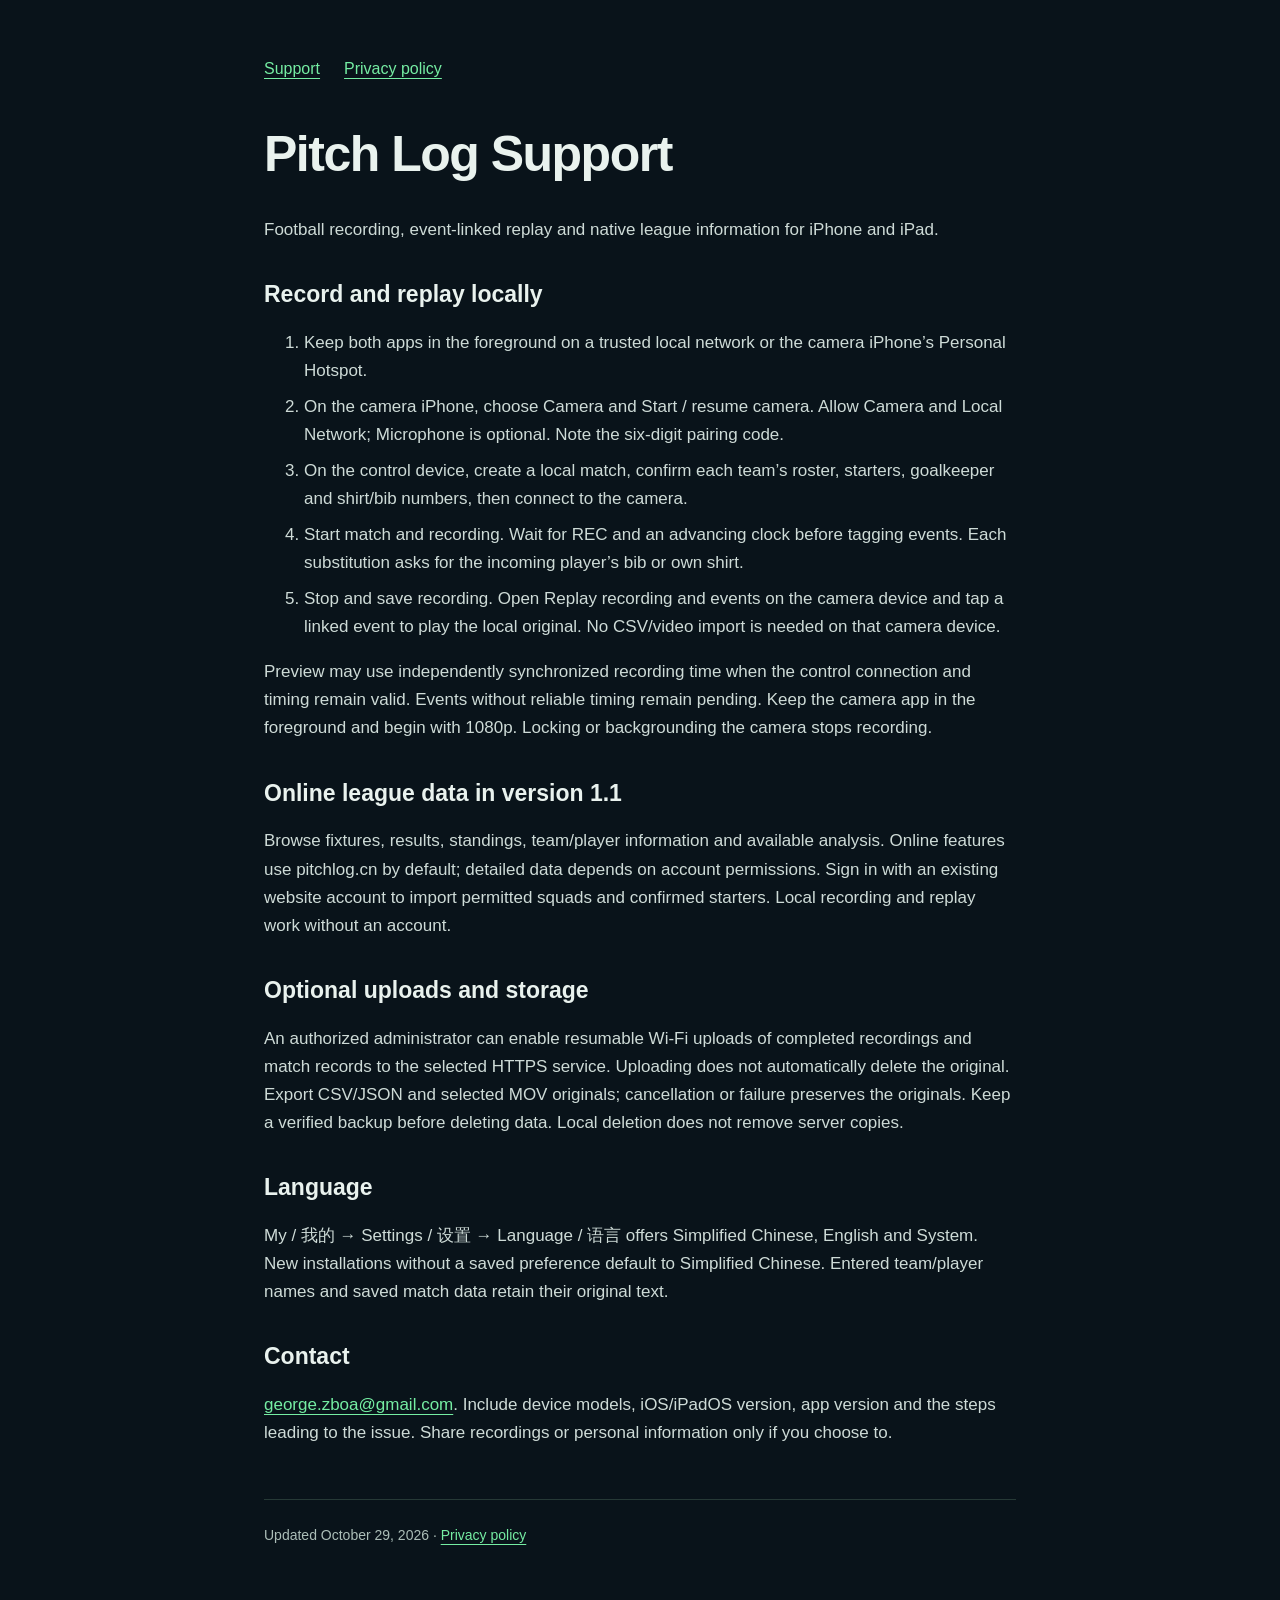
<file: index.html>
<!doctype html><html lang="en"><head><meta charset="utf-8"><meta name="viewport" content="width=device-width,initial-scale=1"><title>Pitch Log — Support</title><link rel="stylesheet" href="style.css"></head><body><main><nav><a href="index.html" aria-current="page">Support</a><a href="privacy.html">Privacy policy</a></nav><h1>Pitch Log Support</h1><p>Football recording, event-linked replay and native league information for iPhone and iPad.</p><h2>Record and replay locally</h2><ol><li>Keep both apps in the foreground on a trusted local network or the camera iPhone’s Personal Hotspot.</li><li>On the camera iPhone, choose Camera and Start / resume camera. Allow Camera and Local Network; Microphone is optional. Note the six-digit pairing code.</li><li>On the control device, create a local match, confirm each team’s roster, starters, goalkeeper and shirt/bib numbers, then connect to the camera.</li><li>Start match and recording. Wait for REC and an advancing clock before tagging events. Each substitution asks for the incoming player’s bib or own shirt.</li><li>Stop and save recording. Open Replay recording and events on the camera device and tap a linked event to play the local original. No CSV/video import is needed on that camera device.</li></ol><p>Preview may use independently synchronized recording time when the control connection and timing remain valid. Events without reliable timing remain pending. Keep the camera app in the foreground and begin with 1080p. Locking or backgrounding the camera stops recording.</p><h2>Online league data in version 1.1</h2><p>Browse fixtures, results, standings, team/player information and available analysis. Online features use pitchlog.cn by default; detailed data depends on account permissions. Sign in with an existing website account to import permitted squads and confirmed starters. Local recording and replay work without an account.</p><h2>Optional uploads and storage</h2><p>An authorized administrator can enable resumable Wi-Fi uploads of completed recordings and match records to the selected HTTPS service. Uploading does not automatically delete the original. Export CSV/JSON and selected MOV originals; cancellation or failure preserves the originals. Keep a verified backup before deleting data. Local deletion does not remove server copies.</p><h2>Language</h2><p>My / 我的 → Settings / 设置 → Language / 语言 offers Simplified Chinese, English and System. New installations without a saved preference default to Simplified Chinese. Entered team/player names and saved match data retain their original text.</p><h2>Contact</h2><p><a href="mailto:george.zboa@gmail.com">george.zboa@gmail.com</a>. Include device models, iOS/iPadOS version, app version and the steps leading to the issue. Share recordings or personal information only if you choose to.</p><footer>Updated October 29, 2026 · <a href="privacy.html">Privacy policy</a></footer></main></body></html>
</file>
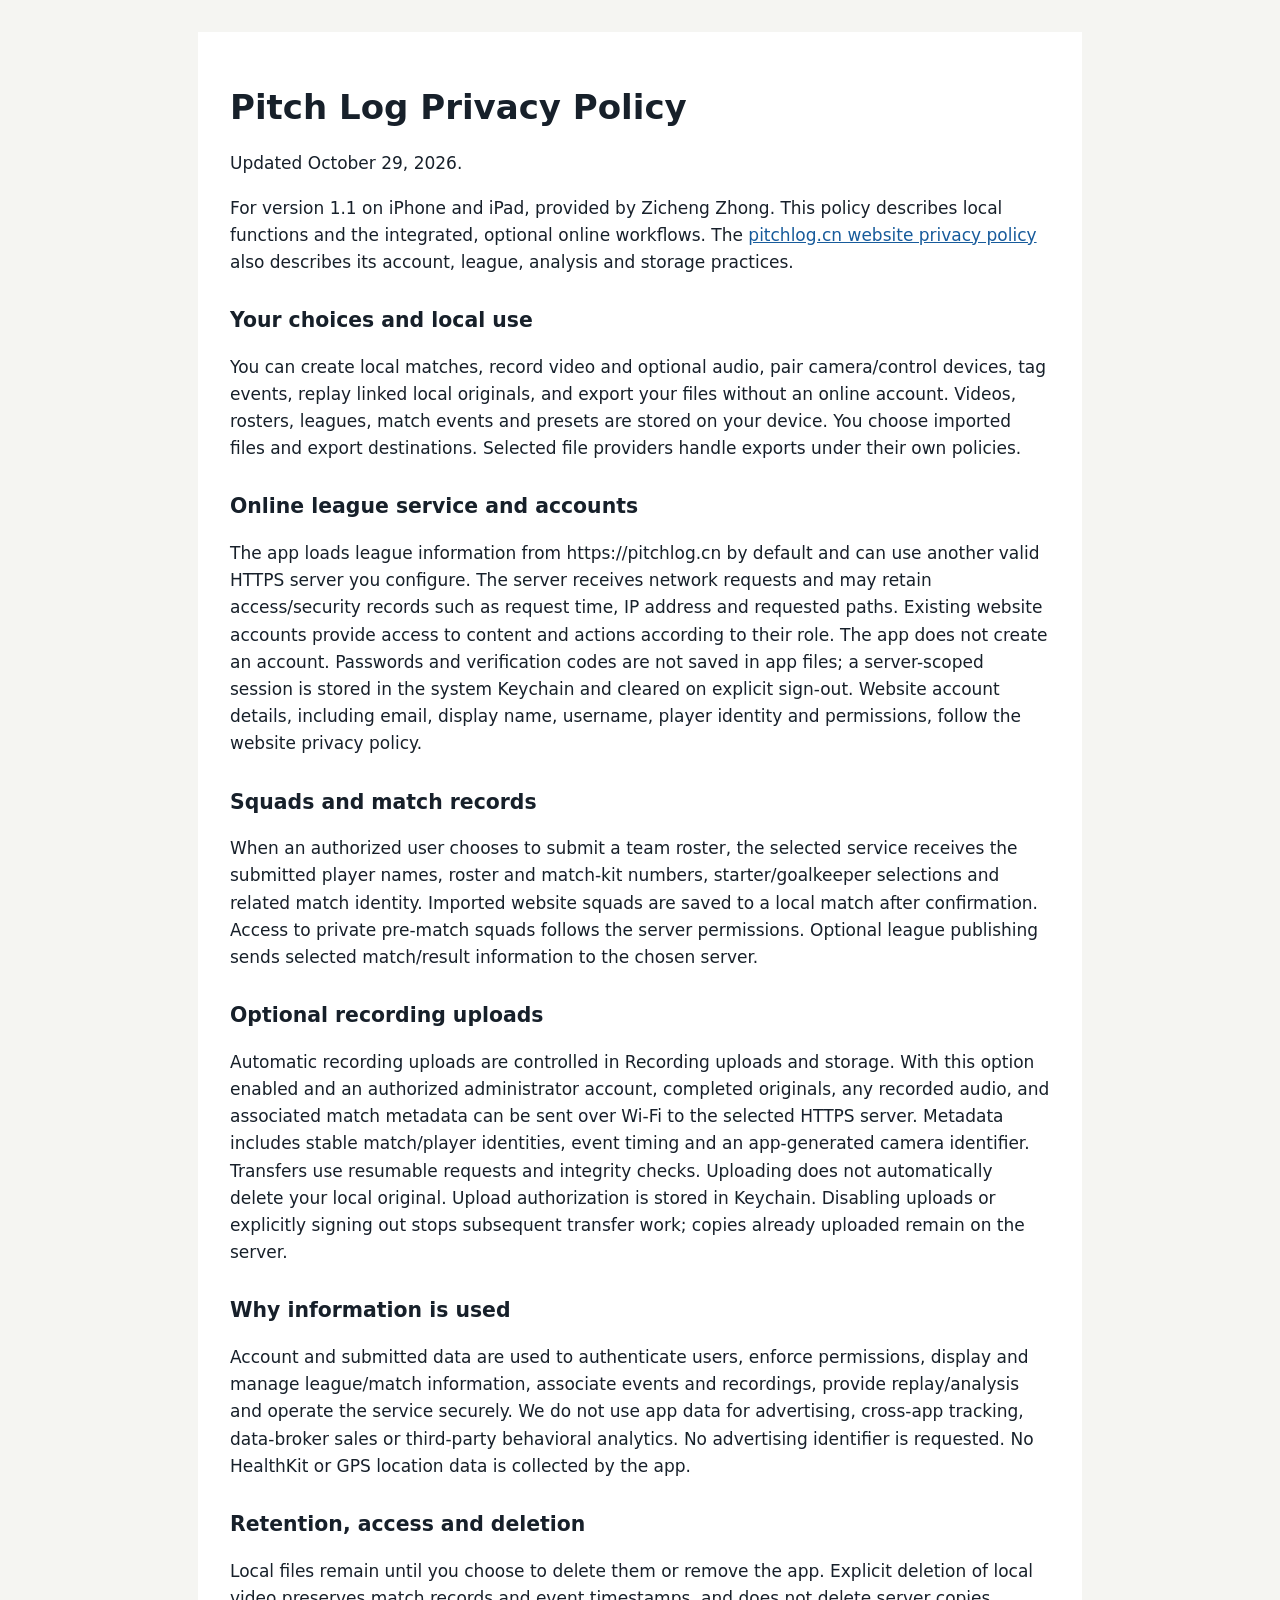
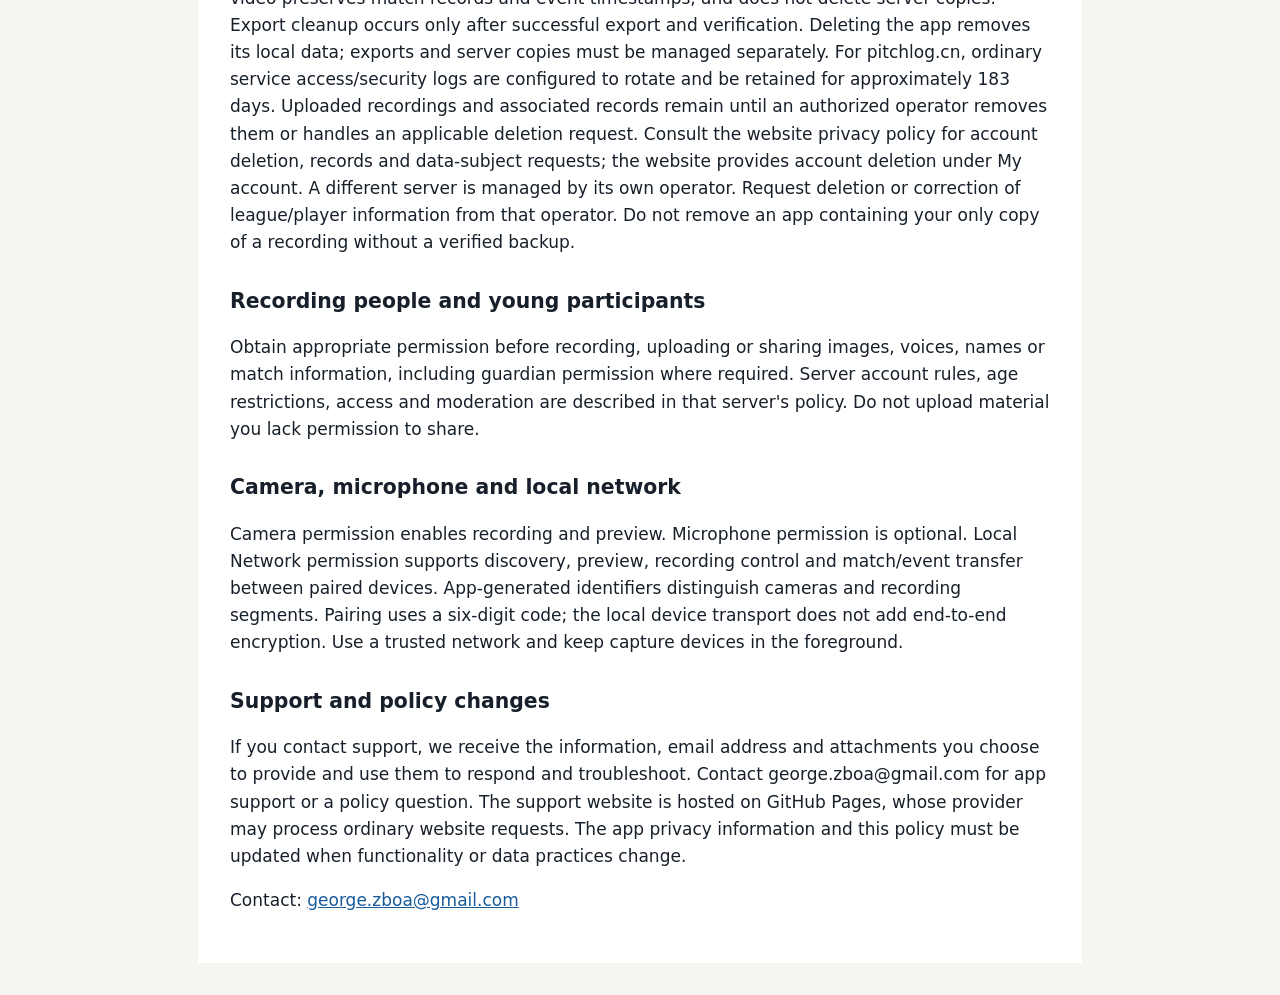
<file: privacy.html>
<!doctype html><html lang="en"><head><meta charset="utf-8"><meta name="viewport" content="width=device-width,initial-scale=1"><title>Pitch Log Privacy Policy</title><style>body{font:17px/1.6 system-ui,sans-serif;color:#17202a;background:#f5f5f2;margin:0}main{max-width:820px;margin:32px auto;padding:32px;background:white}h1{line-height:1.2}h2{font-size:1.2em;margin-top:28px}.draft{padding:14px;background:#fff3cd;border:1px solid #e4c66c}a{color:#175b9b}</style></head><body><main><h1>Pitch Log Privacy Policy</h1><p>Updated October 29, 2026.</p><p>For version 1.1 on iPhone and iPad, provided by Zicheng Zhong. This policy describes local functions and the integrated, optional online workflows. The <a href="https://pitchlog.cn/privacy">pitchlog.cn website privacy policy</a> also describes its account, league, analysis and storage practices.</p><section><h2>Your choices and local use</h2><p>You can create local matches, record video and optional audio, pair camera/control devices, tag events, replay linked local originals, and export your files without an online account. Videos, rosters, leagues, match events and presets are stored on your device. You choose imported files and export destinations. Selected file providers handle exports under their own policies.</p></section><section><h2>Online league service and accounts</h2><p>The app loads league information from https://pitchlog.cn by default and can use another valid HTTPS server you configure. The server receives network requests and may retain access/security records such as request time, IP address and requested paths. Existing website accounts provide access to content and actions according to their role. The app does not create an account. Passwords and verification codes are not saved in app files; a server-scoped session is stored in the system Keychain and cleared on explicit sign-out. Website account details, including email, display name, username, player identity and permissions, follow the website privacy policy.</p></section><section><h2>Squads and match records</h2><p>When an authorized user chooses to submit a team roster, the selected service receives the submitted player names, roster and match-kit numbers, starter/goalkeeper selections and related match identity. Imported website squads are saved to a local match after confirmation. Access to private pre-match squads follows the server permissions. Optional league publishing sends selected match/result information to the chosen server.</p></section><section><h2>Optional recording uploads</h2><p>Automatic recording uploads are controlled in Recording uploads and storage. With this option enabled and an authorized administrator account, completed originals, any recorded audio, and associated match metadata can be sent over Wi-Fi to the selected HTTPS server. Metadata includes stable match/player identities, event timing and an app-generated camera identifier. Transfers use resumable requests and integrity checks. Uploading does not automatically delete your local original. Upload authorization is stored in Keychain. Disabling uploads or explicitly signing out stops subsequent transfer work; copies already uploaded remain on the server.</p></section><section><h2>Why information is used</h2><p>Account and submitted data are used to authenticate users, enforce permissions, display and manage league/match information, associate events and recordings, provide replay/analysis and operate the service securely. We do not use app data for advertising, cross-app tracking, data-broker sales or third-party behavioral analytics. No advertising identifier is requested. No HealthKit or GPS location data is collected by the app.</p></section><section><h2>Retention, access and deletion</h2><p>Local files remain until you choose to delete them or remove the app. Explicit deletion of local video preserves match records and event timestamps, and does not delete server copies. Export cleanup occurs only after successful export and verification. Deleting the app removes its local data; exports and server copies must be managed separately. For pitchlog.cn, ordinary service access/security logs are configured to rotate and be retained for approximately 183 days. Uploaded recordings and associated records remain until an authorized operator removes them or handles an applicable deletion request. Consult the website privacy policy for account deletion, records and data-subject requests; the website provides account deletion under My account. A different server is managed by its own operator. Request deletion or correction of league/player information from that operator. Do not remove an app containing your only copy of a recording without a verified backup.</p></section><section><h2>Recording people and young participants</h2><p>Obtain appropriate permission before recording, uploading or sharing images, voices, names or match information, including guardian permission where required. Server account rules, age restrictions, access and moderation are described in that server&#x27;s policy. Do not upload material you lack permission to share.</p></section><section><h2>Camera, microphone and local network</h2><p>Camera permission enables recording and preview. Microphone permission is optional. Local Network permission supports discovery, preview, recording control and match/event transfer between paired devices. App-generated identifiers distinguish cameras and recording segments. Pairing uses a six-digit code; the local device transport does not add end-to-end encryption. Use a trusted network and keep capture devices in the foreground.</p></section><section><h2>Support and policy changes</h2><p>If you contact support, we receive the information, email address and attachments you choose to provide and use them to respond and troubleshoot. Contact george.zboa@gmail.com for app support or a policy question. The support website is hosted on GitHub Pages, whose provider may process ordinary website requests. The app privacy information and this policy must be updated when functionality or data practices change.</p></section><footer><p>Contact: <a href="mailto:george.zboa@gmail.com">george.zboa@gmail.com</a></p></footer></main></body></html>
</file>
<file: style.css>
:root{font-family:-apple-system,BlinkMacSystemFont,"Segoe UI",sans-serif;color:#e9f2ee;background:#09131a;line-height:1.65;color-scheme:dark}*{box-sizing:border-box}body{margin:0}main{max-width:800px;margin:0 auto;padding:56px 24px 72px}nav{display:flex;gap:24px;flex-wrap:wrap;margin-bottom:44px}a{color:#75eda3;text-underline-offset:4px}h1{font-size:clamp(32px,6vw,50px);line-height:1.12;letter-spacing:-1.5px}h2{margin-top:36px;font-size:23px;line-height:1.3}p,li{font-size:17px;color:#cedbd7}.eyebrow{color:#75eda3;font-size:14px;letter-spacing:2px;text-transform:uppercase}.lead{font-size:20px}footer{margin-top:52px;padding-top:24px;border-top:1px solid #263936;color:#acbeb8;font-size:14px}.note{padding:18px 22px;border:1px solid #345449;border-radius:14px;background:#10231e}code{font-size:14px;overflow-wrap:anywhere}li{margin-bottom:8px}
</file>
